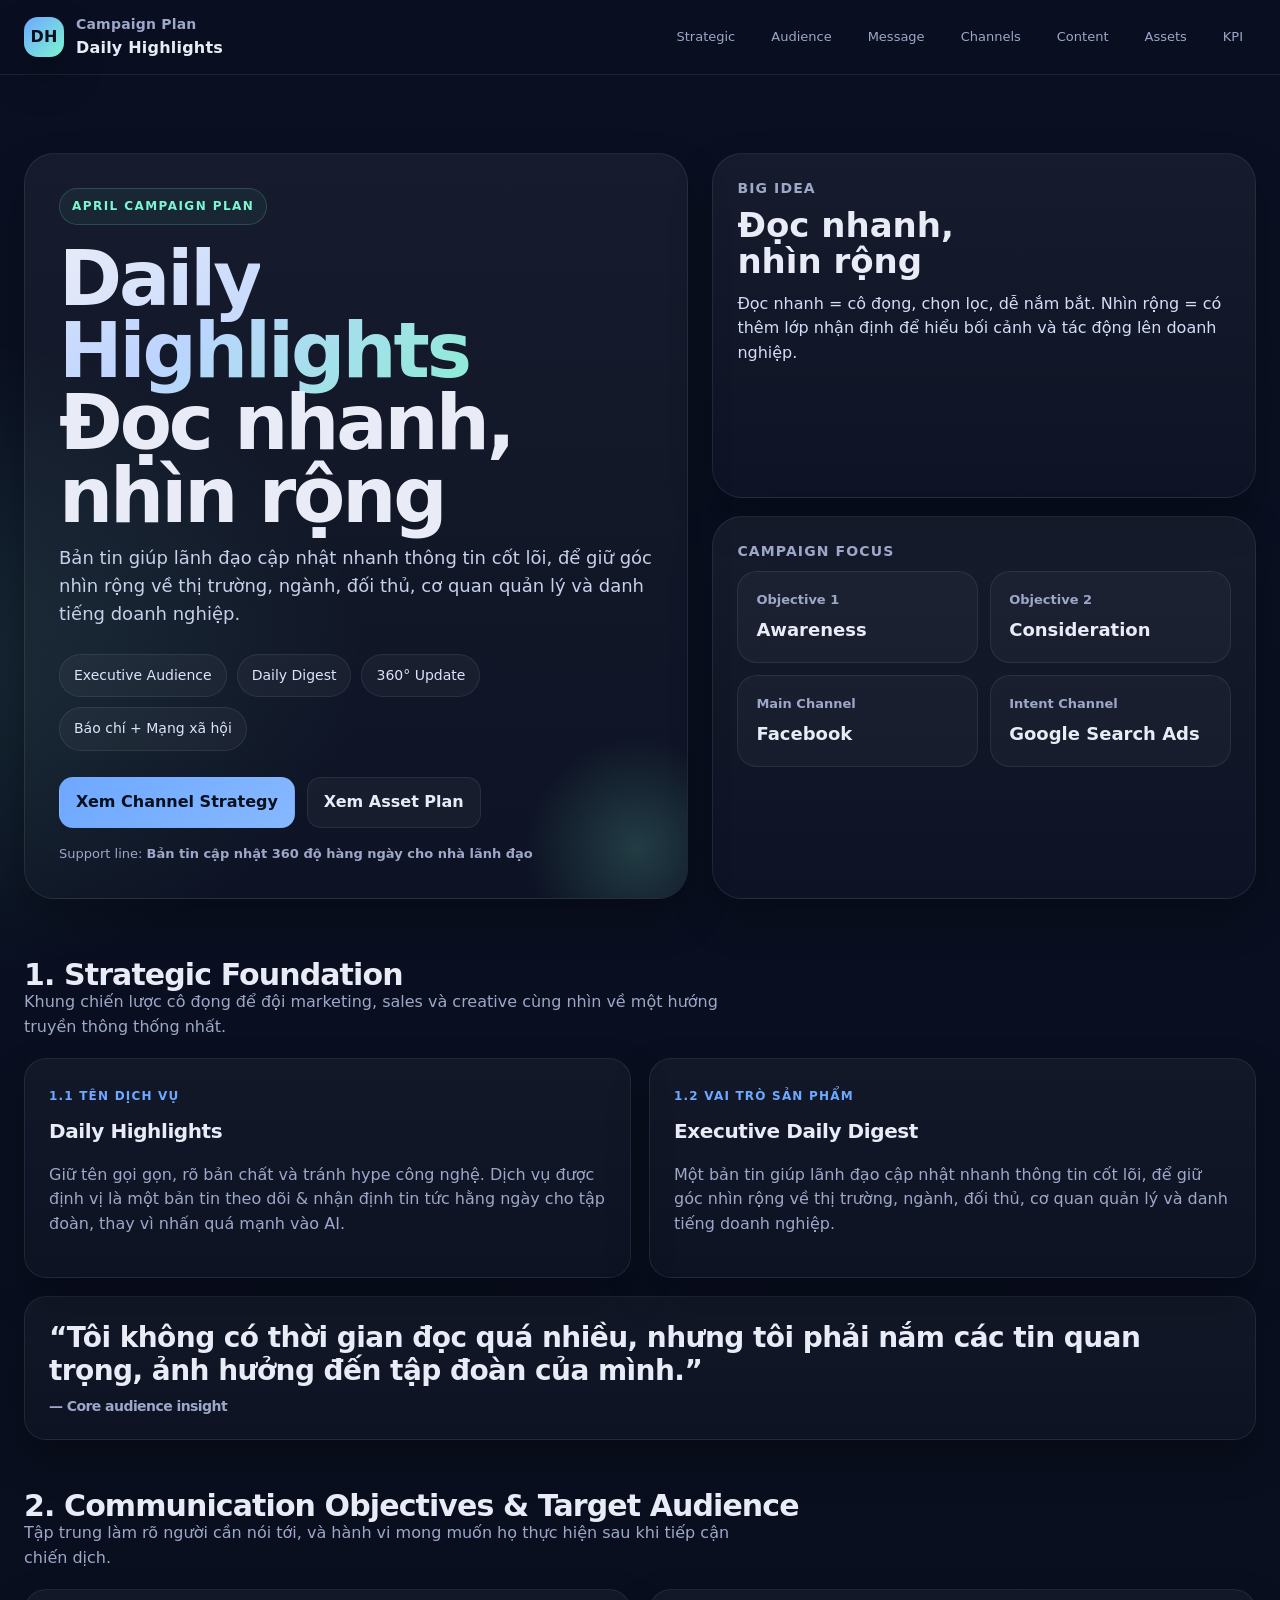
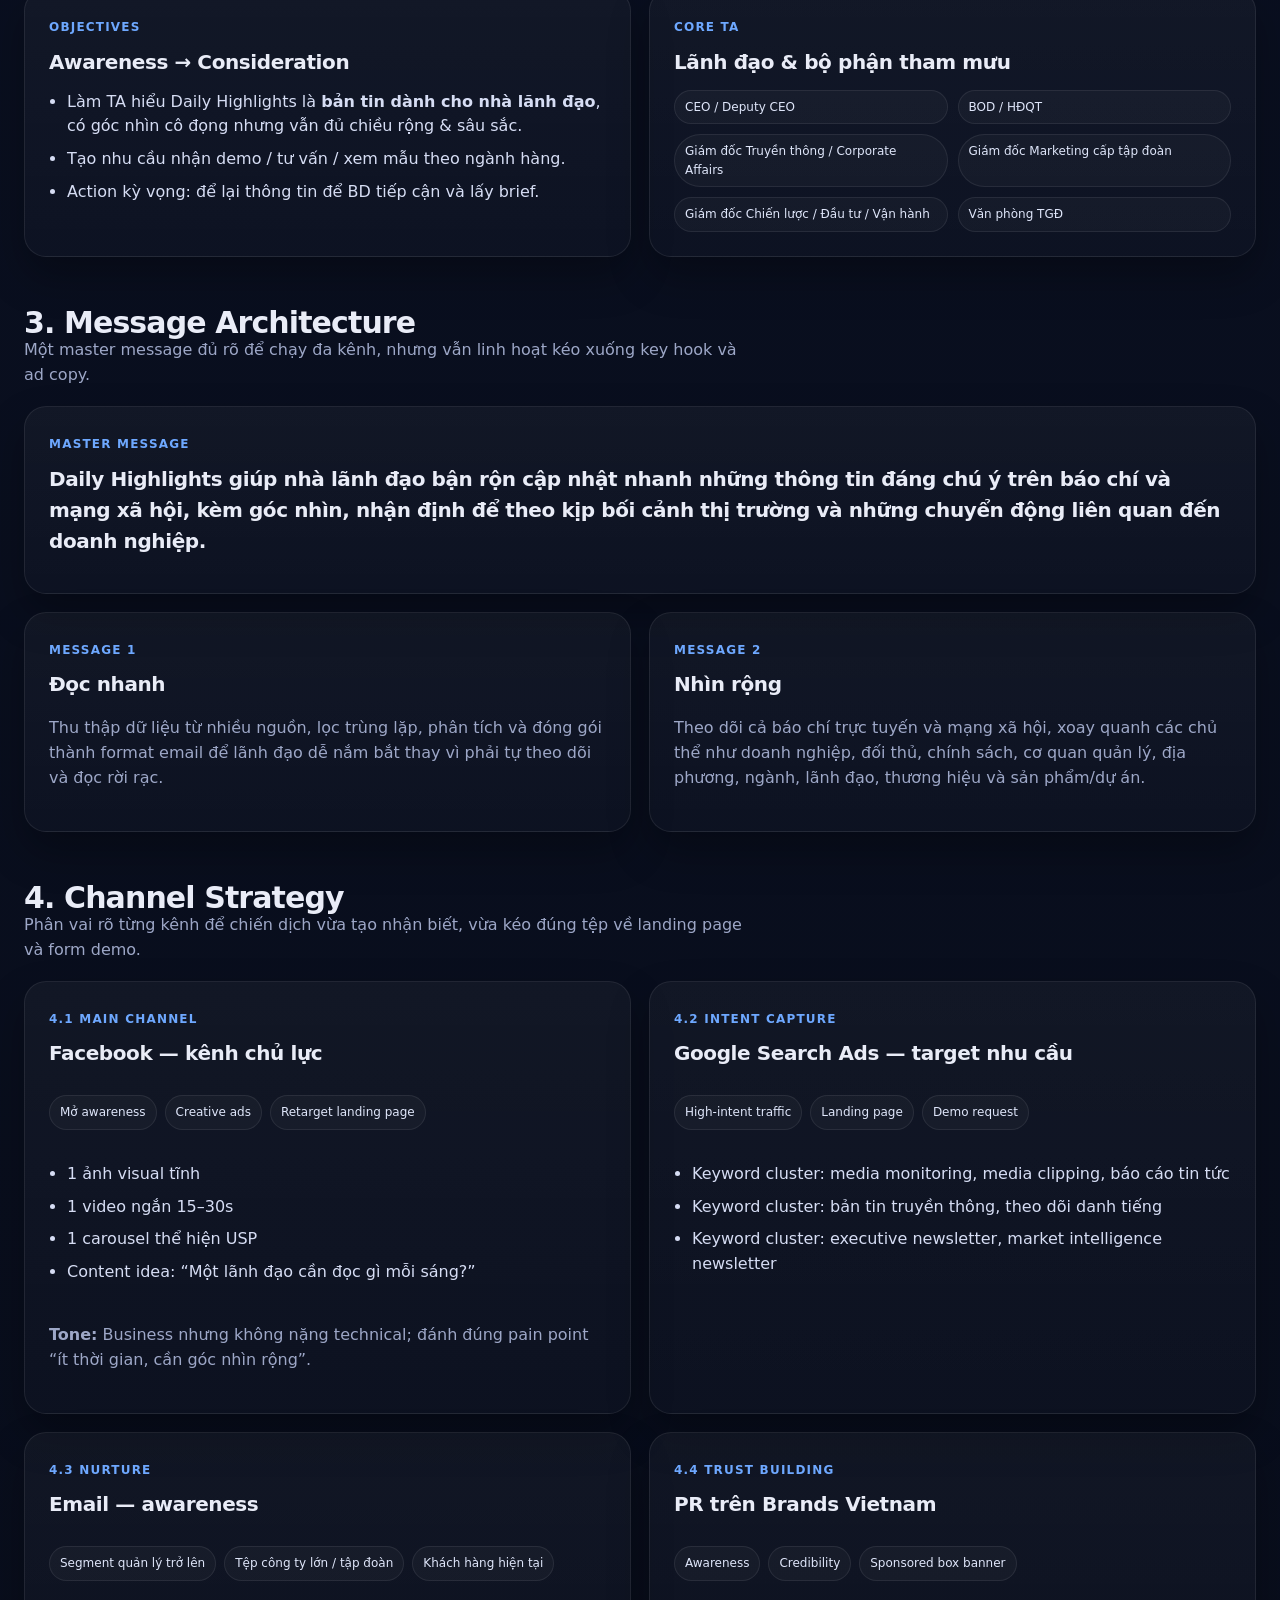
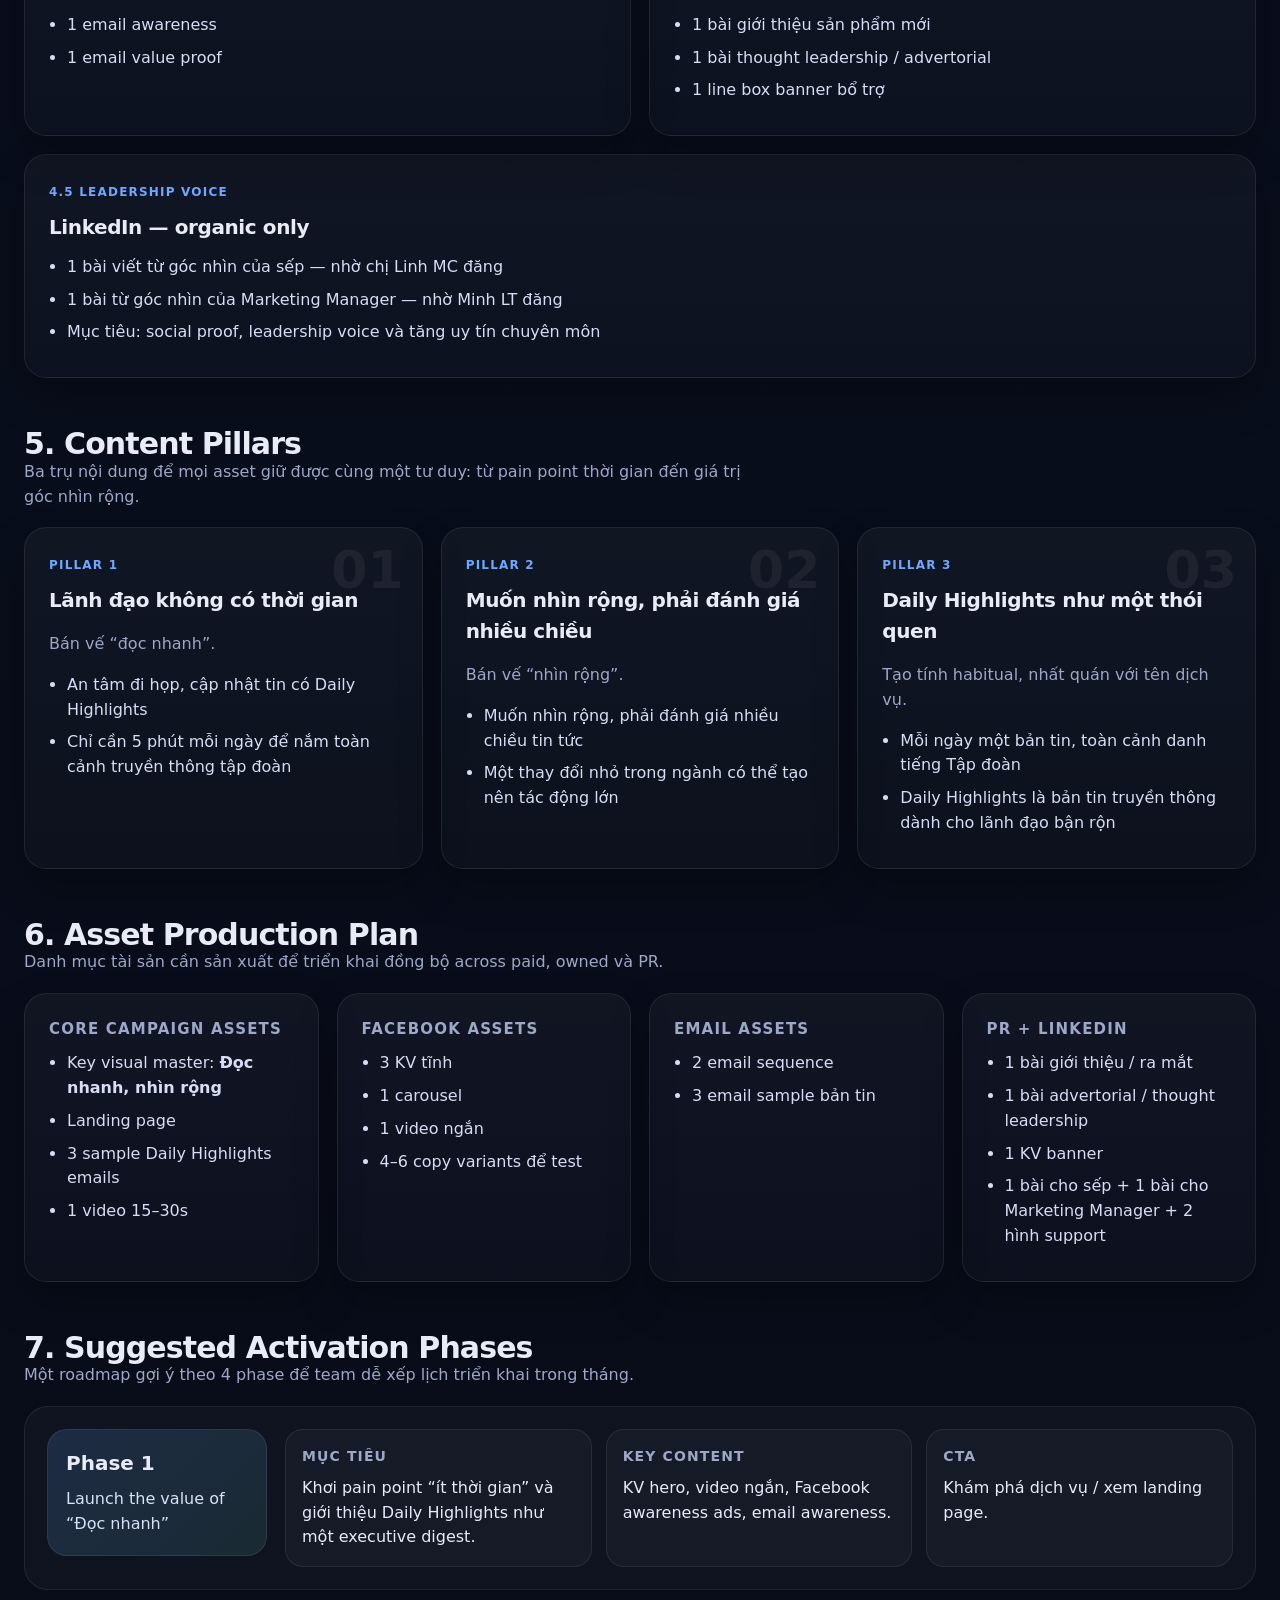
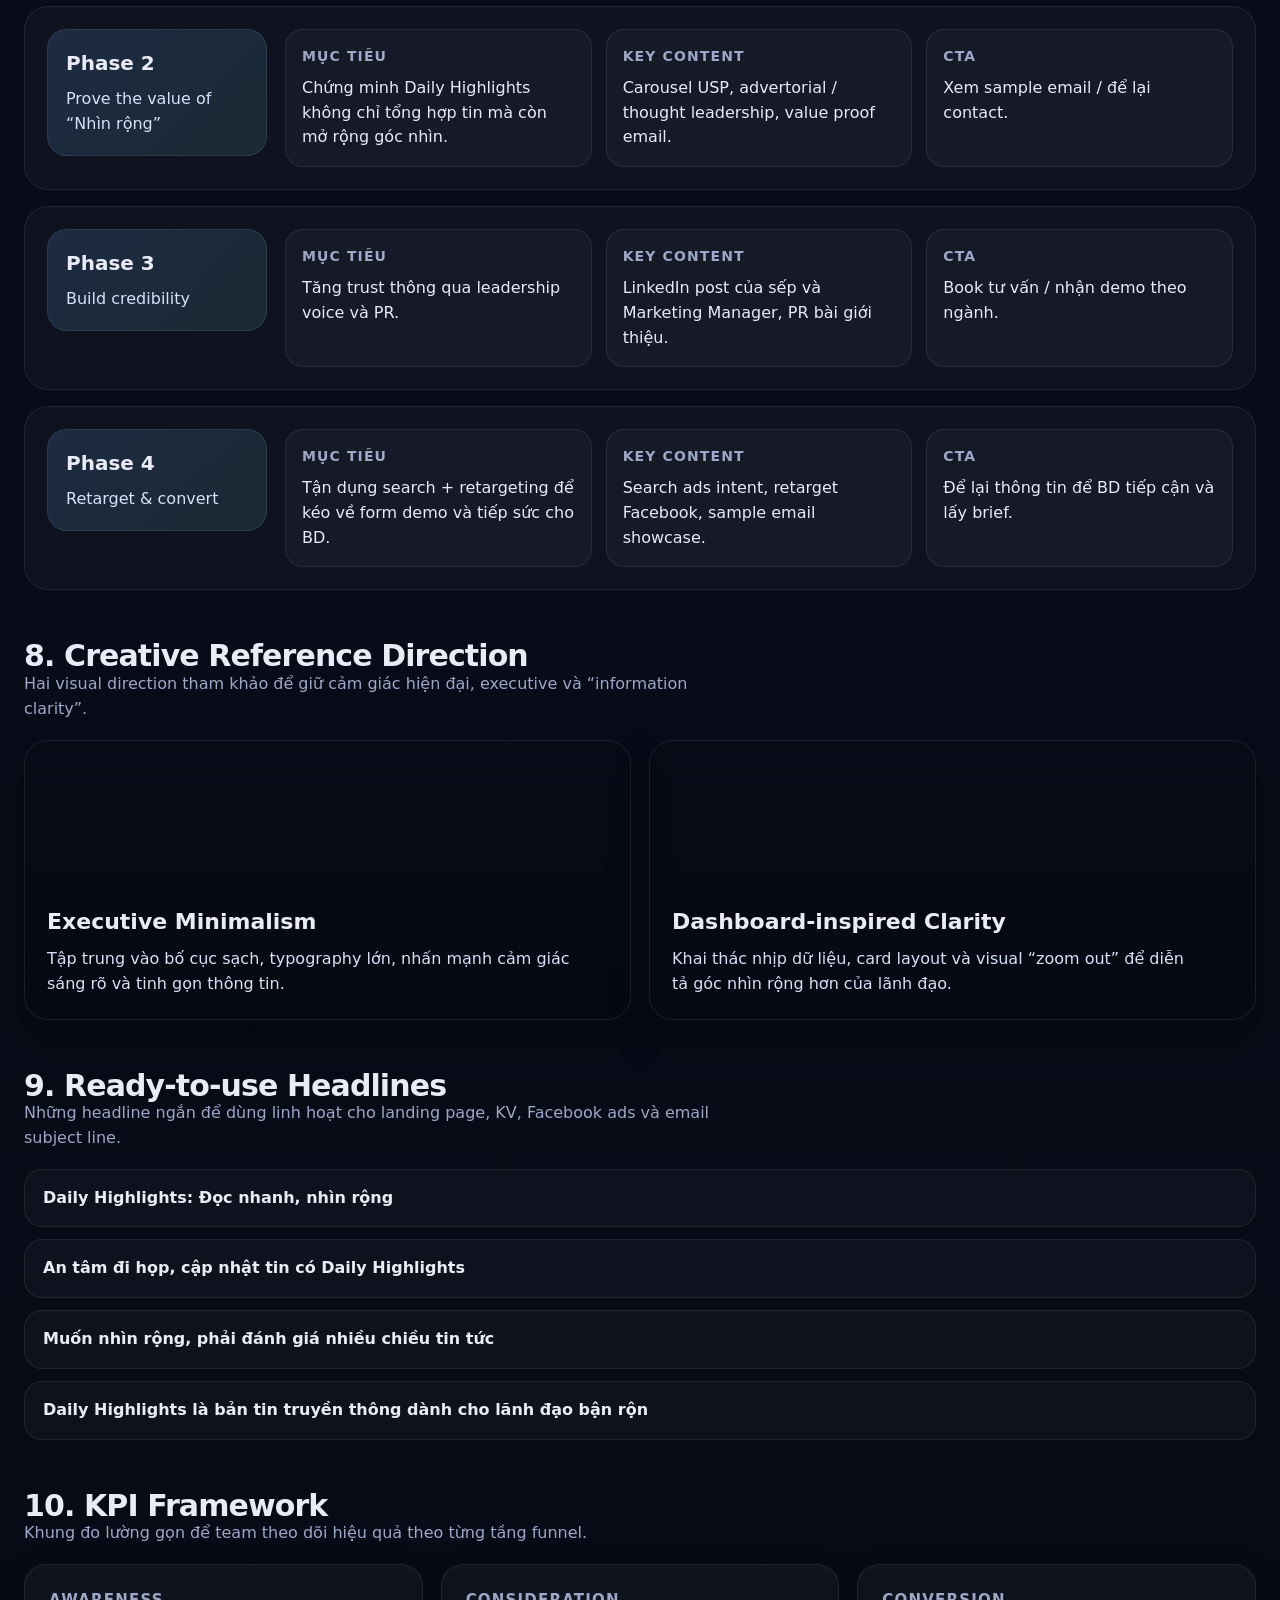
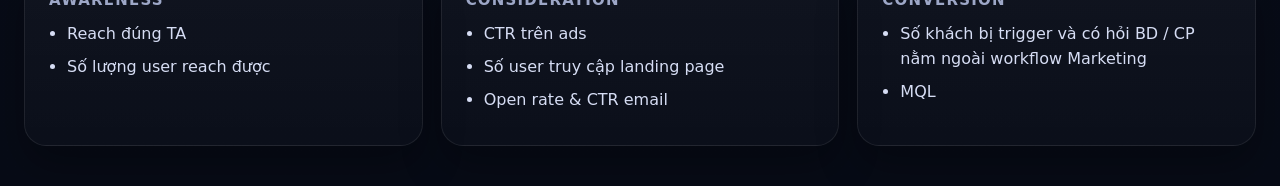
<file: reports/digital/daily-highlights-campaign-plan.html>
<!DOCTYPE html>
<html lang="vi">
<head>
  <meta charset="UTF-8" />
  <meta name="viewport" content="width=device-width, initial-scale=1.0" />
  <title>Daily Highlights | Campaign Plan</title>
  <style>
    :root{
      --bg:#0b1020;
      --panel:#121936;
      --panel-2:#0f1730;
      --text:#e9ecf7;
      --muted:#9da7c7;
      --line:rgba(255,255,255,.08);
      --brand:#6ea8ff;
      --brand-2:#7cf5d2;
      --accent:#ffd166;
      --danger:#ff7b72;
      --shadow:0 20px 40px rgba(0,0,0,.28);
      --radius:22px;
      --max:1280px;
    }
    *{box-sizing:border-box}
    html{scroll-behavior:smooth}
    body{
      margin:0;
      font-family: Inter, ui-sans-serif, system-ui, -apple-system, BlinkMacSystemFont, "Segoe UI", Roboto, Arial, sans-serif;
      color:var(--text);
      background:
        radial-gradient(1200px 700px at 100% -10%, rgba(110,168,255,.20), transparent 60%),
        radial-gradient(900px 600px at -10% 10%, rgba(124,245,210,.12), transparent 55%),
        linear-gradient(180deg, #0a1022 0%, #070b16 100%);
      line-height:1.55;
    }
    a{color:inherit;text-decoration:none}
    .wrap{max-width:var(--max);margin:0 auto;padding:24px}
    .topbar{
      position:sticky;top:0;z-index:40;
      backdrop-filter: blur(14px);
      background:rgba(10,16,34,.65);
      border-bottom:1px solid var(--line);
    }
    .nav{max-width:var(--max);margin:0 auto;padding:14px 24px;display:flex;gap:14px;align-items:center;justify-content:space-between}
    .logo{display:flex;gap:12px;align-items:center;font-weight:700;letter-spacing:.2px}
    .logo-mark{width:40px;height:40px;border-radius:14px;background:linear-gradient(135deg,var(--brand),var(--brand-2));display:grid;place-items:center;color:#08101d;font-weight:900;box-shadow:var(--shadow)}
    .nav-links{display:flex;gap:10px;flex-wrap:wrap}
    .nav-links a{font-size:13px;color:var(--muted);padding:8px 12px;border:1px solid transparent;border-radius:999px}
    .nav-links a:hover{border-color:var(--line);color:var(--text);background:rgba(255,255,255,.03)}

    .hero{padding:54px 0 26px;display:grid;grid-template-columns:1.1fr .9fr;gap:24px;align-items:stretch}
    .hero-card,.glass{background:linear-gradient(180deg, rgba(255,255,255,.05), rgba(255,255,255,.02));border:1px solid var(--line);border-radius:30px;box-shadow:var(--shadow)}
    .hero-main{padding:34px;position:relative;overflow:hidden}
    .hero-main::after{
      content:"";position:absolute;inset:auto -80px -80px auto;width:260px;height:260px;border-radius:50%;
      background:radial-gradient(circle, rgba(124,245,210,.18), transparent 60%);
      pointer-events:none;
    }
    .eyebrow{display:inline-flex;gap:10px;align-items:center;font-size:12px;font-weight:700;letter-spacing:.12em;text-transform:uppercase;color:var(--brand-2);padding:8px 12px;border:1px solid rgba(124,245,210,.18);border-radius:999px;background:rgba(124,245,210,.05)}
    h1{font-size: clamp(42px, 6vw, 76px);line-height:.95;margin:18px 0 12px;letter-spacing:-.04em}
    .grad{background:linear-gradient(135deg,var(--text),#bdd4ff 50%, #8cecd6 100%);-webkit-background-clip:text;background-clip:text;color:transparent}
    .sub{font-size:18px;color:#c7d0ea;max-width:760px;margin:0 0 26px}
    .chips{display:flex;flex-wrap:wrap;gap:10px;margin:20px 0 26px}
    .chip{padding:10px 14px;border-radius:999px;background:rgba(255,255,255,.04);border:1px solid var(--line);color:#dce3fb;font-size:14px}
    .cta-row{display:flex;gap:12px;flex-wrap:wrap}
    .btn{padding:12px 16px;border-radius:14px;border:1px solid var(--line);background:rgba(255,255,255,.04);font-weight:600;color:var(--text)}
    .btn.primary{background:linear-gradient(135deg,var(--brand),#86b8ff);color:#08101d;border-color:transparent}
    .hero-side{display:grid;gap:18px}
    .mini{padding:24px}
    .mini h3{margin:0 0 8px;font-size:14px;letter-spacing:.08em;text-transform:uppercase;color:var(--muted)}
    .big-idea{font-size:34px;line-height:1.05;font-weight:800;margin:8px 0 12px}
    .support{font-size:16px;color:#d4ddf8}
    .stats{display:grid;grid-template-columns:repeat(2,1fr);gap:12px}
    .stat{padding:18px;border:1px solid var(--line);border-radius:20px;background:rgba(255,255,255,.03)}
    .stat b{display:block;font-size:13px;color:var(--muted);font-weight:600;margin-bottom:6px}
    .stat span{font-size:18px;font-weight:800}

    section{padding:16px 0}
    .section-head{display:flex;align-items:end;justify-content:space-between;gap:16px;margin:18px 0 18px}
    .section-head h2{margin:0;font-size:30px;line-height:1.05;letter-spacing:-.03em}
    .section-head p{margin:0;color:var(--muted);max-width:720px}

    .grid{display:grid;gap:18px}
    .grid.two{grid-template-columns:repeat(2,minmax(0,1fr))}
    .grid.three{grid-template-columns:repeat(3,minmax(0,1fr))}
    .grid.four{grid-template-columns:repeat(4,minmax(0,1fr))}
    .card{padding:24px;border:1px solid var(--line);border-radius:var(--radius);background:linear-gradient(180deg, rgba(255,255,255,.04), rgba(255,255,255,.02));box-shadow:var(--shadow)}
    .card h3{margin:0 0 12px;font-size:20px;letter-spacing:-.02em}
    .kicker{display:inline-block;margin-bottom:10px;font-size:12px;font-weight:800;letter-spacing:.10em;text-transform:uppercase;color:var(--brand)}
    .muted{color:var(--muted)}
    ul{margin:10px 0 0;padding-left:18px}
    li{margin:8px 0;color:#d6ddf4}
    .quote{font-size:28px;line-height:1.2;letter-spacing:-.02em;font-weight:700}
    .quote small{display:block;margin-top:10px;font-size:14px;color:var(--muted);font-weight:600}
    .pillars .card{position:relative;overflow:hidden}
    .pillars .num{position:absolute;right:18px;top:16px;font-size:52px;font-weight:900;color:rgba(255,255,255,.06);line-height:1}

    .channel-card{display:flex;flex-direction:column;gap:14px}
    .role{display:flex;flex-wrap:wrap;gap:8px}
    .tag{font-size:12px;padding:7px 10px;border-radius:999px;border:1px solid var(--line);background:rgba(255,255,255,.03);color:#dfe6fa}

    .timeline{display:grid;gap:16px}
    .phase{display:grid;grid-template-columns:220px 1fr;gap:18px;align-items:start;padding:22px;border:1px solid var(--line);border-radius:24px;background:rgba(255,255,255,.03)}
    .phase .week{padding:18px;border-radius:20px;background:linear-gradient(135deg, rgba(110,168,255,.16), rgba(124,245,210,.10));border:1px solid rgba(255,255,255,.08)}
    .week h3{margin:0 0 8px;font-size:20px}
    .week p{margin:0;color:#d8e1fa}
    .phase-grid{display:grid;grid-template-columns:repeat(3,1fr);gap:14px}
    .phase-grid .box{padding:16px;border-radius:18px;background:rgba(255,255,255,.03);border:1px solid var(--line)}
    .phase-grid h4{margin:0 0 8px;font-size:14px;text-transform:uppercase;letter-spacing:.08em;color:var(--muted)}
    .phase-grid p{margin:0;color:#e6ebfb}

    .asset-list .card h4,.kpi .card h4{margin:0 0 8px;font-size:15px;text-transform:uppercase;letter-spacing:.08em;color:var(--muted)}
    .hero-note{margin-top:16px;color:var(--muted);font-size:13px}

    .creative-board{display:grid;grid-template-columns:1fr 1fr;gap:18px}
    .board{
      min-height:280px;border-radius:24px;border:1px solid var(--line);overflow:hidden;position:relative;
      background-size:cover;background-position:center center;
      box-shadow:var(--shadow)
    }
    .board::after{content:"";position:absolute;inset:0;background:linear-gradient(180deg, rgba(5,8,16,.1), rgba(5,8,16,.72))}
    .board .overlay{position:absolute;left:0;right:0;bottom:0;padding:22px;z-index:2}
    .board h3{margin:0 0 8px;font-size:22px}
    .board p{margin:0;color:#d8e0f7;max-width:95%}

    .headline-list{display:grid;gap:12px}
    .headline{padding:16px 18px;border:1px solid var(--line);border-radius:18px;background:rgba(255,255,255,.03);font-weight:600}

    .footer{padding:28px;margin:28px 0 10px;border:1px solid var(--line);border-radius:28px;background:linear-gradient(180deg, rgba(110,168,255,.08), rgba(255,255,255,.02));display:grid;gap:12px}
    .footer .title{font-size:22px;font-weight:800}
    .small{font-size:13px;color:var(--muted)}

    @media (max-width: 1080px){
      .hero{grid-template-columns:1fr}
      .grid.three,.grid.four,.creative-board,.phase-grid{grid-template-columns:1fr 1fr}
      .phase{grid-template-columns:1fr}
    }
    @media (max-width: 720px){
      .nav{padding:12px 16px}
      .wrap{padding:16px}
      .nav-links{display:none}
      .grid.two,.grid.three,.grid.four,.creative-board,.phase-grid,.stats{grid-template-columns:1fr}
      h1{font-size:44px}
      .quote{font-size:24px}
    }
  </style>
</head>
<body>
  <div class="topbar">
    <div class="nav">
      <div class="logo">
        <div class="logo-mark">DH</div>
        <div>
          <div style="font-size:14px;color:var(--muted);font-weight:600">Campaign Plan</div>
          <div style="font-size:16px">Daily Highlights</div>
        </div>
      </div>
      <div class="nav-links">
        <a href="#strategic">Strategic</a>
        <a href="#audience">Audience</a>
        <a href="#message">Message</a>
        <a href="#channels">Channels</a>
        <a href="#pillars">Content</a>
        <a href="#assets">Assets</a>
        <a href="#kpi">KPI</a>
      </div>
    </div>
  </div>

  <div class="wrap">
    <section class="hero">
      <div class="hero-card hero-main">
        <span class="eyebrow">April Campaign Plan</span>
        <h1><span class="grad">Daily Highlights</span><br/>Đọc nhanh, nhìn rộng</h1>
        <p class="sub">Bản tin giúp lãnh đạo cập nhật nhanh thông tin cốt lõi, để giữ góc nhìn rộng về thị trường, ngành, đối thủ, cơ quan quản lý và danh tiếng doanh nghiệp.</p>
        <div class="chips">
          <span class="chip">Executive Audience</span>
          <span class="chip">Daily Digest</span>
          <span class="chip">360° Update</span>
          <span class="chip">Báo chí + Mạng xã hội</span>
        </div>
        <div class="cta-row">
          <a class="btn primary" href="#channels">Xem Channel Strategy</a>
          <a class="btn" href="#assets">Xem Asset Plan</a>
        </div>
        <div class="hero-note">Support line: <strong>Bản tin cập nhật 360 độ hàng ngày cho nhà lãnh đạo</strong></div>
      </div>
      <div class="hero-side">
        <div class="glass mini">
          <h3>Big Idea</h3>
          <div class="big-idea">Đọc nhanh,<br/>nhìn rộng</div>
          <div class="support">Đọc nhanh = cô đọng, chọn lọc, dễ nắm bắt. Nhìn rộng = có thêm lớp nhận định để hiểu bối cảnh và tác động lên doanh nghiệp.</div>
        </div>
        <div class="glass mini">
          <h3>Campaign Focus</h3>
          <div class="stats">
            <div class="stat"><b>Objective 1</b><span>Awareness</span></div>
            <div class="stat"><b>Objective 2</b><span>Consideration</span></div>
            <div class="stat"><b>Main Channel</b><span>Facebook</span></div>
            <div class="stat"><b>Intent Channel</b><span>Google Search Ads</span></div>
          </div>
        </div>
      </div>
    </section>

    <section id="strategic">
      <div class="section-head">
        <div>
          <h2>1. Strategic Foundation</h2>
          <p>Khung chiến lược cô đọng để đội marketing, sales và creative cùng nhìn về một hướng truyền thông thống nhất.</p>
        </div>
      </div>
      <div class="grid two">
        <div class="card">
          <div class="kicker">1.1 Tên dịch vụ</div>
          <h3>Daily Highlights</h3>
          <p class="muted">Giữ tên gọi gọn, rõ bản chất và tránh hype công nghệ. Dịch vụ được định vị là một bản tin theo dõi &amp; nhận định tin tức hằng ngày cho tập đoàn, thay vì nhấn quá mạnh vào AI.</p>
        </div>
        <div class="card">
          <div class="kicker">1.2 Vai trò sản phẩm</div>
          <h3>Executive Daily Digest</h3>
          <p class="muted">Một bản tin giúp lãnh đạo cập nhật nhanh thông tin cốt lõi, để giữ góc nhìn rộng về thị trường, ngành, đối thủ, cơ quan quản lý và danh tiếng doanh nghiệp.</p>
        </div>
      </div>
      <div class="card" style="margin-top:18px">
        <div class="quote">“Tôi không có thời gian đọc quá nhiều, nhưng tôi phải nắm các tin quan trọng, ảnh hưởng đến tập đoàn của mình.”<small>— Core audience insight</small></div>
      </div>
    </section>

    <section id="audience">
      <div class="section-head">
        <div>
          <h2>2. Communication Objectives &amp; Target Audience</h2>
          <p>Tập trung làm rõ người cần nói tới, và hành vi mong muốn họ thực hiện sau khi tiếp cận chiến dịch.</p>
        </div>
      </div>
      <div class="grid two">
        <div class="card">
          <div class="kicker">Objectives</div>
          <h3>Awareness → Consideration</h3>
          <ul>
            <li>Làm TA hiểu Daily Highlights là <strong>bản tin dành cho nhà lãnh đạo</strong>, có góc nhìn cô đọng nhưng vẫn đủ chiều rộng &amp; sâu sắc.</li>
            <li>Tạo nhu cầu nhận demo / tư vấn / xem mẫu theo ngành hàng.</li>
            <li>Action kỳ vọng: để lại thông tin để BD tiếp cận và lấy brief.</li>
          </ul>
        </div>
        <div class="card">
          <div class="kicker">Core TA</div>
          <h3>Lãnh đạo &amp; bộ phận tham mưu</h3>
          <div class="grid two" style="gap:10px;margin-top:10px">
            <div class="tag">CEO / Deputy CEO</div>
            <div class="tag">BOD / HĐQT</div>
            <div class="tag">Giám đốc Truyền thông / Corporate Affairs</div>
            <div class="tag">Giám đốc Marketing cấp tập đoàn</div>
            <div class="tag">Giám đốc Chiến lược / Đầu tư / Vận hành</div>
            <div class="tag">Văn phòng TGĐ</div>
          </div>
        </div>
      </div>
    </section>

    <section id="message">
      <div class="section-head">
        <div>
          <h2>3. Message Architecture</h2>
          <p>Một master message đủ rõ để chạy đa kênh, nhưng vẫn linh hoạt kéo xuống key hook và ad copy.</p>
        </div>
      </div>
      <div class="card">
        <div class="kicker">Master Message</div>
        <h3>Daily Highlights giúp nhà lãnh đạo bận rộn cập nhật nhanh những thông tin đáng chú ý trên báo chí và mạng xã hội, kèm góc nhìn, nhận định để theo kịp bối cảnh thị trường và những chuyển động liên quan đến doanh nghiệp.</h3>
      </div>
      <div class="grid two" style="margin-top:18px">
        <div class="card">
          <div class="kicker">Message 1</div>
          <h3>Đọc nhanh</h3>
          <p class="muted">Thu thập dữ liệu từ nhiều nguồn, lọc trùng lặp, phân tích và đóng gói thành format email để lãnh đạo dễ nắm bắt thay vì phải tự theo dõi và đọc rời rạc.</p>
        </div>
        <div class="card">
          <div class="kicker">Message 2</div>
          <h3>Nhìn rộng</h3>
          <p class="muted">Theo dõi cả báo chí trực tuyến và mạng xã hội, xoay quanh các chủ thể như doanh nghiệp, đối thủ, chính sách, cơ quan quản lý, địa phương, ngành, lãnh đạo, thương hiệu và sản phẩm/dự án.</p>
        </div>
      </div>
    </section>

    <section id="channels">
      <div class="section-head">
        <div>
          <h2>4. Channel Strategy</h2>
          <p>Phân vai rõ từng kênh để chiến dịch vừa tạo nhận biết, vừa kéo đúng tệp về landing page và form demo.</p>
        </div>
      </div>
      <div class="grid two">
        <div class="card channel-card">
          <div>
            <div class="kicker">4.1 Main Channel</div>
            <h3>Facebook — kênh chủ lực</h3>
          </div>
          <div class="role">
            <span class="tag">Mở awareness</span>
            <span class="tag">Creative ads</span>
            <span class="tag">Retarget landing page</span>
          </div>
          <ul>
            <li>1 ảnh visual tĩnh</li>
            <li>1 video ngắn 15–30s</li>
            <li>1 carousel thể hiện USP</li>
            <li>Content idea: “Một lãnh đạo cần đọc gì mỗi sáng?”</li>
          </ul>
          <p class="muted"><strong>Tone:</strong> Business nhưng không nặng technical; đánh đúng pain point “ít thời gian, cần góc nhìn rộng”.</p>
        </div>
        <div class="card channel-card">
          <div>
            <div class="kicker">4.2 Intent Capture</div>
            <h3>Google Search Ads — target nhu cầu</h3>
          </div>
          <div class="role">
            <span class="tag">High-intent traffic</span>
            <span class="tag">Landing page</span>
            <span class="tag">Demo request</span>
          </div>
          <ul>
            <li>Keyword cluster: media monitoring, media clipping, báo cáo tin tức</li>
            <li>Keyword cluster: bản tin truyền thông, theo dõi danh tiếng</li>
            <li>Keyword cluster: executive newsletter, market intelligence newsletter</li>
          </ul>
        </div>
        <div class="card channel-card">
          <div>
            <div class="kicker">4.3 Nurture</div>
            <h3>Email — awareness</h3>
          </div>
          <div class="role">
            <span class="tag">Segment quản lý trở lên</span>
            <span class="tag">Tệp công ty lớn / tập đoàn</span>
            <span class="tag">Khách hàng hiện tại</span>
          </div>
          <ul>
            <li>1 email awareness</li>
            <li>1 email value proof</li>
          </ul>
        </div>
        <div class="card channel-card">
          <div>
            <div class="kicker">4.4 Trust Building</div>
            <h3>PR trên Brands Vietnam</h3>
          </div>
          <div class="role">
            <span class="tag">Awareness</span>
            <span class="tag">Credibility</span>
            <span class="tag">Sponsored box banner</span>
          </div>
          <ul>
            <li>1 bài giới thiệu sản phẩm mới</li>
            <li>1 bài thought leadership / advertorial</li>
            <li>1 line box banner bổ trợ</li>
          </ul>
        </div>
      </div>
      <div class="card" style="margin-top:18px">
        <div class="kicker">4.5 Leadership Voice</div>
        <h3>LinkedIn — organic only</h3>
        <ul>
          <li>1 bài viết từ góc nhìn của sếp — nhờ chị Linh MC đăng</li>
          <li>1 bài từ góc nhìn của Marketing Manager — nhờ Minh LT đăng</li>
          <li>Mục tiêu: social proof, leadership voice và tăng uy tín chuyên môn</li>
        </ul>
      </div>
    </section>

    <section id="pillars" class="pillars">
      <div class="section-head">
        <div>
          <h2>5. Content Pillars</h2>
          <p>Ba trụ nội dung để mọi asset giữ được cùng một tư duy: từ pain point thời gian đến giá trị góc nhìn rộng.</p>
        </div>
      </div>
      <div class="grid three">
        <div class="card">
          <div class="num">01</div>
          <div class="kicker">Pillar 1</div>
          <h3>Lãnh đạo không có thời gian</h3>
          <p class="muted">Bán vế “đọc nhanh”.</p>
          <ul>
            <li>An tâm đi họp, cập nhật tin có Daily Highlights</li>
            <li>Chỉ cần 5 phút mỗi ngày để nắm toàn cảnh truyền thông tập đoàn</li>
          </ul>
        </div>
        <div class="card">
          <div class="num">02</div>
          <div class="kicker">Pillar 2</div>
          <h3>Muốn nhìn rộng, phải đánh giá nhiều chiều</h3>
          <p class="muted">Bán vế “nhìn rộng”.</p>
          <ul>
            <li>Muốn nhìn rộng, phải đánh giá nhiều chiều tin tức</li>
            <li>Một thay đổi nhỏ trong ngành có thể tạo nên tác động lớn</li>
          </ul>
        </div>
        <div class="card">
          <div class="num">03</div>
          <div class="kicker">Pillar 3</div>
          <h3>Daily Highlights như một thói quen</h3>
          <p class="muted">Tạo tính habitual, nhất quán với tên dịch vụ.</p>
          <ul>
            <li>Mỗi ngày một bản tin, toàn cảnh danh tiếng Tập đoàn</li>
            <li>Daily Highlights là bản tin truyền thông dành cho lãnh đạo bận rộn</li>
          </ul>
        </div>
      </div>
    </section>

    <section id="assets" class="asset-list">
      <div class="section-head">
        <div>
          <h2>6. Asset Production Plan</h2>
          <p>Danh mục tài sản cần sản xuất để triển khai đồng bộ across paid, owned và PR.</p>
        </div>
      </div>
      <div class="grid four">
        <div class="card">
          <h4>Core Campaign Assets</h4>
          <ul>
            <li>Key visual master: <strong>Đọc nhanh, nhìn rộng</strong></li>
            <li>Landing page</li>
            <li>3 sample Daily Highlights emails</li>
            <li>1 video 15–30s</li>
          </ul>
        </div>
        <div class="card">
          <h4>Facebook Assets</h4>
          <ul>
            <li>3 KV tĩnh</li>
            <li>1 carousel</li>
            <li>1 video ngắn</li>
            <li>4–6 copy variants để test</li>
          </ul>
        </div>
        <div class="card">
          <h4>Email Assets</h4>
          <ul>
            <li>2 email sequence</li>
            <li>3 email sample bản tin</li>
          </ul>
        </div>
        <div class="card">
          <h4>PR + LinkedIn</h4>
          <ul>
            <li>1 bài giới thiệu / ra mắt</li>
            <li>1 bài advertorial / thought leadership</li>
            <li>1 KV banner</li>
            <li>1 bài cho sếp + 1 bài cho Marketing Manager + 2 hình support</li>
          </ul>
        </div>
      </div>
    </section>

    <section>
      <div class="section-head">
        <div>
          <h2>7. Suggested Activation Phases</h2>
          <p>Một roadmap gợi ý theo 4 phase để team dễ xếp lịch triển khai trong tháng.</p>
        </div>
      </div>
      <div class="timeline">
        <div class="phase">
          <div class="week">
            <h3>Phase 1</h3>
            <p>Launch the value of “Đọc nhanh”</p>
          </div>
          <div class="phase-grid">
            <div class="box"><h4>Mục tiêu</h4><p>Khơi pain point “ít thời gian” và giới thiệu Daily Highlights như một executive digest.</p></div>
            <div class="box"><h4>Key content</h4><p>KV hero, video ngắn, Facebook awareness ads, email awareness.</p></div>
            <div class="box"><h4>CTA</h4><p>Khám phá dịch vụ / xem landing page.</p></div>
          </div>
        </div>
        <div class="phase">
          <div class="week">
            <h3>Phase 2</h3>
            <p>Prove the value of “Nhìn rộng”</p>
          </div>
          <div class="phase-grid">
            <div class="box"><h4>Mục tiêu</h4><p>Chứng minh Daily Highlights không chỉ tổng hợp tin mà còn mở rộng góc nhìn.</p></div>
            <div class="box"><h4>Key content</h4><p>Carousel USP, advertorial / thought leadership, value proof email.</p></div>
            <div class="box"><h4>CTA</h4><p>Xem sample email / để lại contact.</p></div>
          </div>
        </div>
        <div class="phase">
          <div class="week">
            <h3>Phase 3</h3>
            <p>Build credibility</p>
          </div>
          <div class="phase-grid">
            <div class="box"><h4>Mục tiêu</h4><p>Tăng trust thông qua leadership voice và PR.</p></div>
            <div class="box"><h4>Key content</h4><p>LinkedIn post của sếp và Marketing Manager, PR bài giới thiệu.</p></div>
            <div class="box"><h4>CTA</h4><p>Book tư vấn / nhận demo theo ngành.</p></div>
          </div>
        </div>
        <div class="phase">
          <div class="week">
            <h3>Phase 4</h3>
            <p>Retarget &amp; convert</p>
          </div>
          <div class="phase-grid">
            <div class="box"><h4>Mục tiêu</h4><p>Tận dụng search + retargeting để kéo về form demo và tiếp sức cho BD.</p></div>
            <div class="box"><h4>Key content</h4><p>Search ads intent, retarget Facebook, sample email showcase.</p></div>
            <div class="box"><h4>CTA</h4><p>Để lại thông tin để BD tiếp cận và lấy brief.</p></div>
          </div>
        </div>
      </div>
    </section>

    <section>
      <div class="section-head">
        <div>
          <h2>8. Creative Reference Direction</h2>
          <p>Hai visual direction tham khảo để giữ cảm giác hiện đại, executive và “information clarity”.</p>
        </div>
      </div>
      <div class="creative-board">
        <div class="board" style="background-image:url('https://i.pinimg.com/736x/44/4b/2e/444b2ed578700067a6222e556b1ce450.jpg')">
          <div class="overlay">
            <h3>Executive Minimalism</h3>
            <p>Tập trung vào bố cục sạch, typography lớn, nhấn mạnh cảm giác sáng rõ và tinh gọn thông tin.</p>
          </div>
        </div>
        <div class="board" style="background-image:url('https://i.postimg.cc/XYrkbjN2/Screenshot-2026-04-01-at-15-24-05.png')">
          <div class="overlay">
            <h3>Dashboard-inspired Clarity</h3>
            <p>Khai thác nhịp dữ liệu, card layout và visual “zoom out” để diễn tả góc nhìn rộng hơn của lãnh đạo.</p>
          </div>
        </div>
      </div>
    </section>

    <section>
      <div class="section-head">
        <div>
          <h2>9. Ready-to-use Headlines</h2>
          <p>Những headline ngắn để dùng linh hoạt cho landing page, KV, Facebook ads và email subject line.</p>
        </div>
      </div>
      <div class="headline-list">
        <div class="headline">Daily Highlights: Đọc nhanh, nhìn rộng</div>
        <div class="headline">An tâm đi họp, cập nhật tin có Daily Highlights</div>
        <div class="headline">Muốn nhìn rộng, phải đánh giá nhiều chiều tin tức</div>
        <div class="headline">Daily Highlights là bản tin truyền thông dành cho lãnh đạo bận rộn</div>
      </div>
    </section>

    <section id="kpi" class="kpi">
      <div class="section-head">
        <div>
          <h2>10. KPI Framework</h2>
          <p>Khung đo lường gọn để team theo dõi hiệu quả theo từng tầng funnel.</p>
        </div>
      </div>
      <div class="grid three">
        <div class="card">
          <h4>Awareness</h4>
          <ul>
            <li>Reach đúng TA</li>
            <li>Số lượng user reach được</li>
          </ul>
        </div>
        <div class="card">
          <h4>Consideration</h4>
          <ul>
            <li>CTR trên ads</li>
            <li>Số user truy cập landing page</li>
            <li>Open rate &amp; CTR email</li>
          </ul>
        </div>
        <div class="card">
          <h4>Conversion</h4>
          <ul>
            <li>Số khách bị trigger và có hỏi BD / CP nằm ngoài workflow Marketing</li>
            <li>MQL</li>
          </ul>
        </div>
      </div>
    </section>
  </div>
</body>
</html>
</file>
